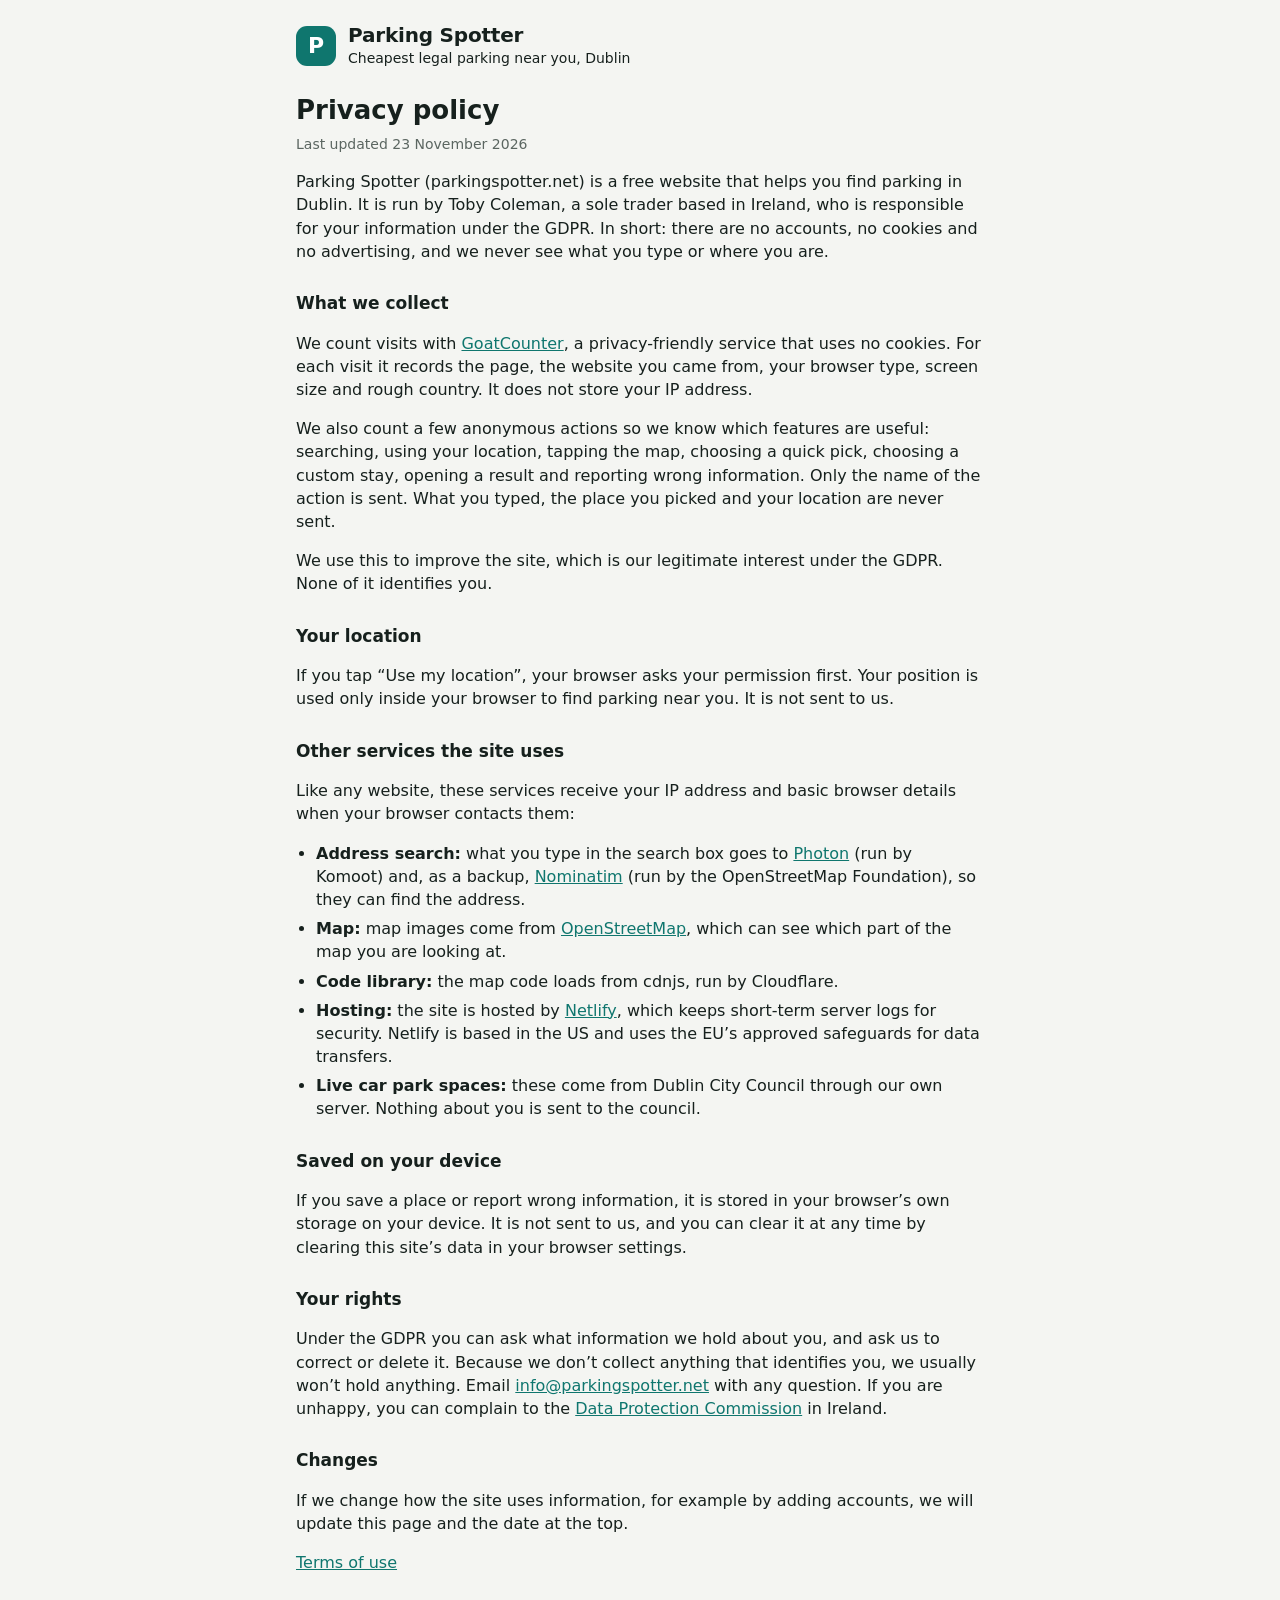
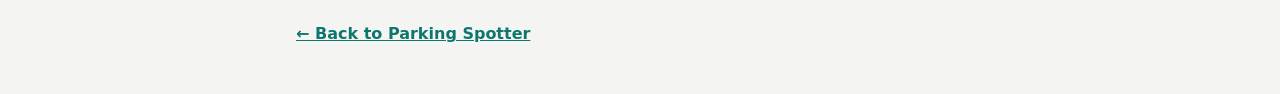
<file: privacy.html>
<!DOCTYPE html>
<html lang="en">
<head>
<meta charset="utf-8">
<meta name="viewport" content="width=device-width, initial-scale=1">
<title>Privacy policy · Parking Spotter</title>
<meta name="description" content="How Parking Spotter Dublin handles your information.">
<meta name="theme-color" content="#0f766e">
<link rel="icon" href="favicon.ico" sizes="any">
<link rel="icon" href="favicon.svg" type="image/svg+xml">
<link rel="apple-touch-icon" href="apple-touch-icon.png">
<link rel="stylesheet" href="css/styles.css">
</head>
<body>
<main class="doc">
  <header class="brand">
    <a href="index.html"><span class="logo" aria-hidden="true">P</span><div><h1>Parking Spotter</h1><p>Cheapest legal parking near you, Dublin</p></div></a>
  </header>

  <h2>Privacy policy</h2>
  <p class="updated">Last updated 23 November 2026</p>

  <p>Parking Spotter (parkingspotter.net) is a free website that helps you find parking in Dublin. It is run by Toby Coleman, a sole trader based in Ireland, who is responsible for your information under the GDPR. In short: there are no accounts, no cookies and no advertising, and we never see what you type or where you are.</p>

  <h3>What we collect</h3>
  <p>We count visits with <a href="https://www.goatcounter.com/help/privacy" rel="noopener">GoatCounter</a>, a privacy-friendly service that uses no cookies. For each visit it records the page, the website you came from, your browser type, screen size and rough country. It does not store your IP address.</p>
  <p>We also count a few anonymous actions so we know which features are useful: searching, using your location, tapping the map, choosing a quick pick, choosing a custom stay, opening a result and reporting wrong information. Only the name of the action is sent. What you typed, the place you picked and your location are never sent.</p>
  <p>We use this to improve the site, which is our legitimate interest under the GDPR. None of it identifies you.</p>

  <h3>Your location</h3>
  <p>If you tap “Use my location”, your browser asks your permission first. Your position is used only inside your browser to find parking near you. It is not sent to us.</p>

  <h3>Other services the site uses</h3>
  <p>Like any website, these services receive your IP address and basic browser details when your browser contacts them:</p>
  <ul>
    <li><strong>Address search:</strong> what you type in the search box goes to <a href="https://photon.komoot.io" rel="noopener">Photon</a> (run by Komoot) and, as a backup, <a href="https://osmfoundation.org/wiki/Privacy_Policy" rel="noopener">Nominatim</a> (run by the OpenStreetMap Foundation), so they can find the address.</li>
    <li><strong>Map:</strong> map images come from <a href="https://osmfoundation.org/wiki/Privacy_Policy" rel="noopener">OpenStreetMap</a>, which can see which part of the map you are looking at.</li>
    <li><strong>Code library:</strong> the map code loads from cdnjs, run by Cloudflare.</li>
    <li><strong>Hosting:</strong> the site is hosted by <a href="https://www.netlify.com/privacy/" rel="noopener">Netlify</a>, which keeps short-term server logs for security. Netlify is based in the US and uses the EU’s approved safeguards for data transfers.</li>
    <li><strong>Live car park spaces:</strong> these come from Dublin City Council through our own server. Nothing about you is sent to the council.</li>
  </ul>

  <h3>Saved on your device</h3>
  <p>If you save a place or report wrong information, it is stored in your browser’s own storage on your device. It is not sent to us, and you can clear it at any time by clearing this site’s data in your browser settings.</p>

  <h3>Your rights</h3>
  <p>Under the GDPR you can ask what information we hold about you, and ask us to correct or delete it. Because we don’t collect anything that identifies you, we usually won’t hold anything. Email <a href="mailto:info@parkingspotter.net">info@parkingspotter.net</a> with any question. If you are unhappy, you can complain to the <a href="https://www.dataprotection.ie" rel="noopener">Data Protection Commission</a> in Ireland.</p>

  <h3>Changes</h3>
  <p>If we change how the site uses information, for example by adding accounts, we will update this page and the date at the top.</p>

  <p><a href="terms.html">Terms of use</a></p>
  <a class="back" href="index.html">← Back to Parking Spotter</a>
</main>
<script data-goatcounter="https://parkingspotter.goatcounter.com/count" async src="https://gc.zgo.at/count.js"></script>
</body>
</html>
</file>
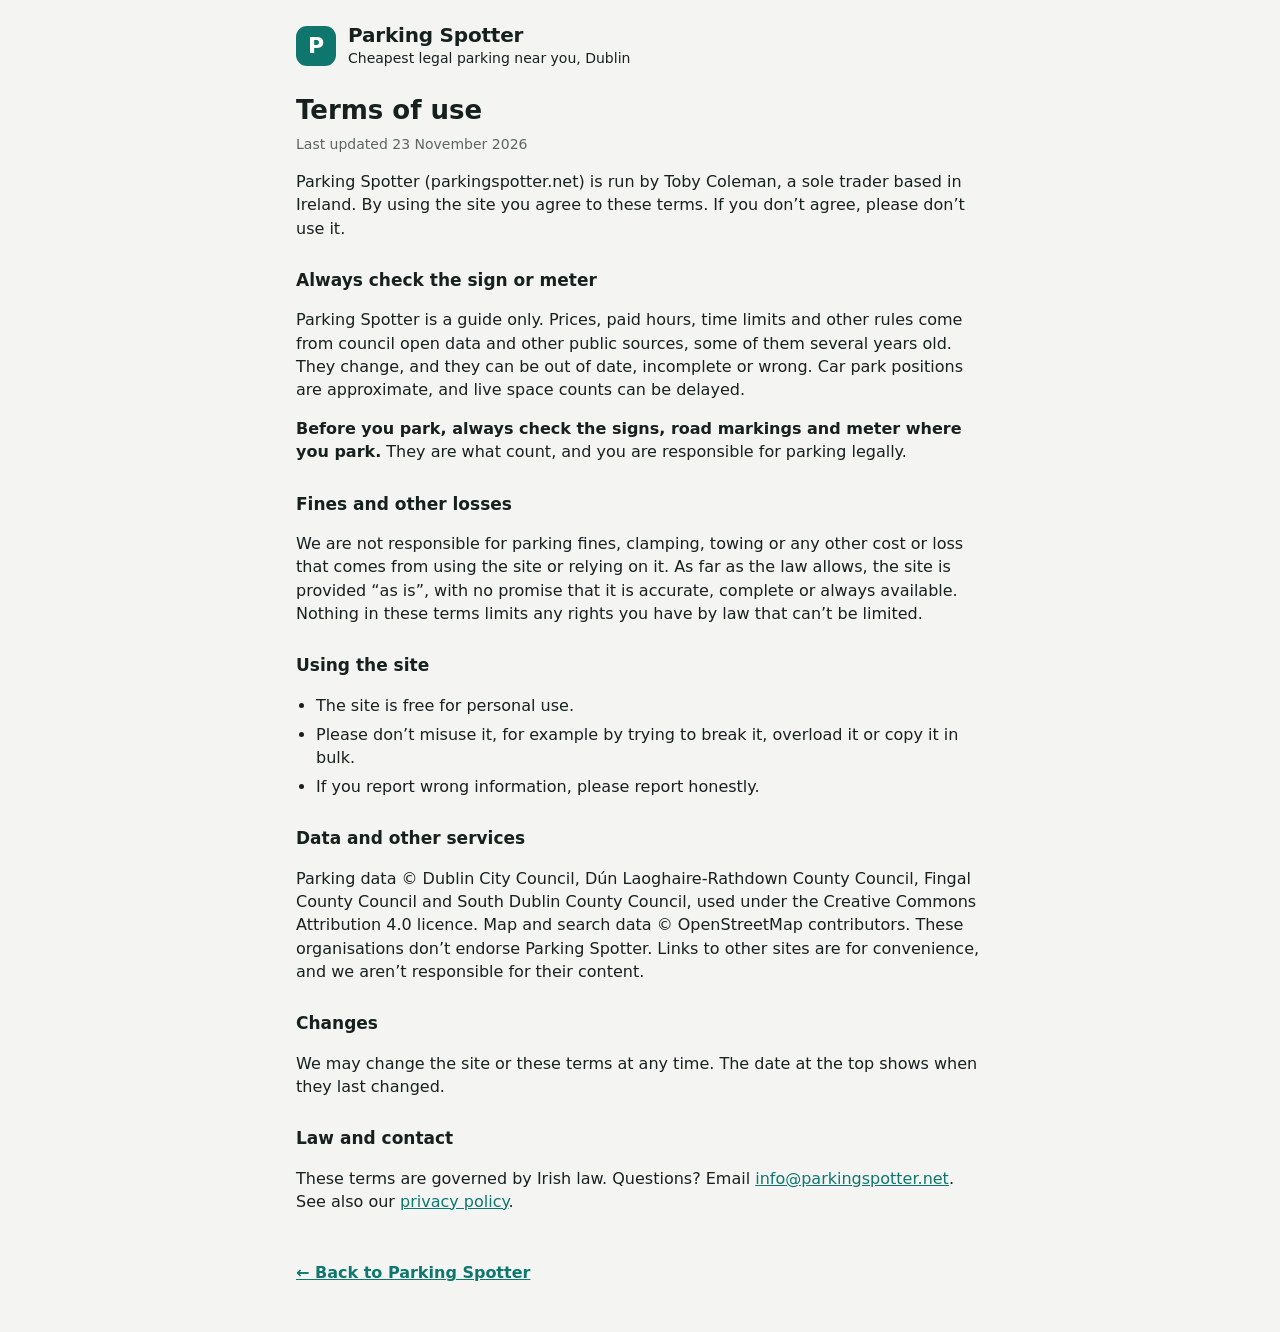
<file: terms.html>
<!DOCTYPE html>
<html lang="en">
<head>
<meta charset="utf-8">
<meta name="viewport" content="width=device-width, initial-scale=1">
<title>Terms of use · Parking Spotter</title>
<meta name="description" content="The terms for using Parking Spotter Dublin.">
<meta name="theme-color" content="#0f766e">
<link rel="icon" href="favicon.ico" sizes="any">
<link rel="icon" href="favicon.svg" type="image/svg+xml">
<link rel="apple-touch-icon" href="apple-touch-icon.png">
<link rel="stylesheet" href="css/styles.css">
</head>
<body>
<main class="doc">
  <header class="brand">
    <a href="index.html"><span class="logo" aria-hidden="true">P</span><div><h1>Parking Spotter</h1><p>Cheapest legal parking near you, Dublin</p></div></a>
  </header>

  <h2>Terms of use</h2>
  <p class="updated">Last updated 23 November 2026</p>

  <p>Parking Spotter (parkingspotter.net) is run by Toby Coleman, a sole trader based in Ireland. By using the site you agree to these terms. If you don’t agree, please don’t use it.</p>

  <h3>Always check the sign or meter</h3>
  <p>Parking Spotter is a guide only. Prices, paid hours, time limits and other rules come from council open data and other public sources, some of them several years old. They change, and they can be out of date, incomplete or wrong. Car park positions are approximate, and live space counts can be delayed.</p>
  <p><strong>Before you park, always check the signs, road markings and meter where you park.</strong> They are what count, and you are responsible for parking legally.</p>

  <h3>Fines and other losses</h3>
  <p>We are not responsible for parking fines, clamping, towing or any other cost or loss that comes from using the site or relying on it. As far as the law allows, the site is provided “as is”, with no promise that it is accurate, complete or always available. Nothing in these terms limits any rights you have by law that can’t be limited.</p>

  <h3>Using the site</h3>
  <ul>
    <li>The site is free for personal use.</li>
    <li>Please don’t misuse it, for example by trying to break it, overload it or copy it in bulk.</li>
    <li>If you report wrong information, please report honestly.</li>
  </ul>

  <h3>Data and other services</h3>
  <p>Parking data © Dublin City Council, Dún Laoghaire-Rathdown County Council, Fingal County Council and South Dublin County Council, used under the Creative Commons Attribution 4.0 licence. Map and search data © OpenStreetMap contributors. These organisations don’t endorse Parking Spotter. Links to other sites are for convenience, and we aren’t responsible for their content.</p>

  <h3>Changes</h3>
  <p>We may change the site or these terms at any time. The date at the top shows when they last changed.</p>

  <h3>Law and contact</h3>
  <p>These terms are governed by Irish law. Questions? Email <a href="mailto:info@parkingspotter.net">info@parkingspotter.net</a>. See also our <a href="privacy.html">privacy policy</a>.</p>

  <a class="back" href="index.html">← Back to Parking Spotter</a>
</main>
<script data-goatcounter="https://parkingspotter.goatcounter.com/count" async src="https://gc.zgo.at/count.js"></script>
</body>
</html>
</file>
<file: css/styles.css>
/* Parking Spotter styles. Colours are tokens at the top; dark mode swaps them. */
:root {
  --bg: #f4f5f2; --surface: #ffffff; --surface-2: #eef0ec; --ink: #16201d; --mute: #5b6661; --line: #dde1dc;
  --brand: #0f766e; --brand-ink: #ffffff; --brand-soft: #d7efec;
  --free: #15803d; --paid: #1f2937; --carpark: #1d4ed8; --warn: #b45309; --danger: #b91c1c;
  --radius: 14px; --shadow: 0 1px 2px rgba(16, 24, 20, .06), 0 4px 16px rgba(16, 24, 20, .06);
  color-scheme: light;
}
@media (prefers-color-scheme: dark) {
  :root:not([data-theme="light"]) {
    --bg: #0e1412; --surface: #161e1b; --surface-2: #1f2925; --ink: #eef3f0; --mute: #9aa8a2; --line: #2b3632;
    --brand: #2dd4bf; --brand-ink: #062b27; --brand-soft: #123a35;
    --free: #4ade80; --paid: #e5e7eb; --carpark: #93b4ff; --warn: #fbbf24; --danger: #f87171;
    --shadow: 0 1px 2px rgba(0, 0, 0, .4); color-scheme: dark;
  }
}
:root[data-theme="dark"] {
  --bg: #0e1412; --surface: #161e1b; --surface-2: #1f2925; --ink: #eef3f0; --mute: #9aa8a2; --line: #2b3632;
  --brand: #2dd4bf; --brand-ink: #062b27; --brand-soft: #123a35;
  --free: #4ade80; --paid: #e5e7eb; --carpark: #93b4ff; --warn: #fbbf24; --danger: #f87171;
  --shadow: 0 1px 2px rgba(0, 0, 0, .4); color-scheme: dark;
}

*, *::before, *::after { box-sizing: border-box; }
html, body { margin: 0; }
body { background: var(--bg); color: var(--ink); font: 16px/1.45 system-ui, -apple-system, "Segoe UI", Roboto, Helvetica, Arial, sans-serif; -webkit-font-smoothing: antialiased; }
button, input, select { font: inherit; color: inherit; }
button { cursor: pointer; }
:focus-visible { outline: 3px solid var(--brand); outline-offset: 2px; }
.sr-only { position: absolute; width: 1px; height: 1px; overflow: hidden; clip: rect(0 0 0 0); white-space: nowrap; }

/* Layout: map on top with the list below on phones; list beside the map on wide screens */
.app { display: flex; flex-direction: column-reverse; }
.panel { padding: 14px 16px calc(24px + env(safe-area-inset-bottom, 0px)); }
.map-wrap { position: sticky; top: 0; z-index: 5; height: 40vh; min-height: 240px; }
#map { position: absolute; inset: 0; z-index: 0; background: var(--surface-2); }
@media (min-width: 900px) {
  .app { flex-direction: row; height: 100vh; }
  .panel { width: 440px; flex: none; overflow-y: auto; padding: 20px 20px 32px; }
  .map-wrap { position: relative; flex: 1; height: auto; }
}

/* Header */
.brand { display: flex; align-items: center; gap: 12px; margin-bottom: 14px; }
.logo { width: 40px; height: 40px; border-radius: 11px; background: var(--brand); color: var(--brand-ink); display: grid; place-items: center; font-weight: 800; font-size: 22px; flex: none; }
.brand h1 { font-size: 20px; line-height: 1.1; margin: 0; letter-spacing: -.01em; }
.brand p { margin: 2px 0 0; color: var(--mute); font-size: 14px; }

/* Search */
.where { background: var(--surface); border: 1px solid var(--line); border-radius: var(--radius); padding: 12px; box-shadow: var(--shadow); }
.search { position: relative; display: flex; gap: 8px; }
.search-icon { position: absolute; left: 12px; top: 50%; width: 20px; height: 20px; transform: translateY(-50%); fill: var(--mute); pointer-events: none; }
.search input { flex: 1; min-width: 0; height: 46px; border: 1.5px solid var(--line); border-radius: 12px; background: var(--surface-2); padding: 0 12px 0 40px; font-size: 16px; }
.search input:focus { border-color: var(--brand); outline: none; background: var(--surface); }
.icon-btn { width: 46px; height: 46px; flex: none; border: 1.5px solid var(--line); border-radius: 12px; background: var(--surface); display: grid; place-items: center; }
.icon-btn svg { width: 22px; height: 22px; fill: var(--brand); }
.icon-btn:hover { border-color: var(--brand); }
.hits { list-style: none; margin: 6px 0 0; padding: 0; display: grid; gap: 4px; }
.hits:empty { display: none; }
.hits button { width: 100%; text-align: left; background: none; border: 0; border-radius: 10px; padding: 8px 10px; }
.hits button:hover, .hits button:focus-visible { background: var(--brand-soft); }
.hits small { display: block; color: var(--mute); font-size: 13px; }
.hits .msg { padding: 6px 10px; color: var(--mute); font-size: 14px; }
.hits .msg.error { color: var(--danger); }
.dest-line { display: flex; justify-content: space-between; align-items: baseline; gap: 8px; margin: 12px 2px 8px; font-size: 15px; }
.dest-label { min-width: 0; overflow: hidden; text-overflow: ellipsis; }
.link-btn { background: none; border: 0; color: var(--brand); font-weight: 600; font-size: 14px; padding: 4px; white-space: nowrap; }
.chips { display: flex; gap: 6px; flex-wrap: wrap; }
.chip { border: 1px solid var(--line); background: var(--surface); border-radius: 999px; padding: 6px 12px; font-size: 14px; min-height: 34px; }
.chip[aria-pressed="true"] { background: var(--brand); border-color: var(--brand); color: var(--brand-ink); }
.chip.saved::before { content: "★ "; color: var(--warn); }
.chip[aria-pressed="true"].saved::before { color: inherit; }
.hint { margin: 10px 2px 0; color: var(--mute); font-size: 13px; }

/* Controls */
.controls { margin-top: 14px; display: grid; gap: 12px; }
.control-label { display: block; font-size: 12px; font-weight: 700; color: var(--mute); margin: 0 0 6px 2px; text-transform: uppercase; letter-spacing: .05em; }
.seg { display: flex; background: var(--surface-2); border-radius: 12px; padding: 3px; gap: 2px; }
.seg button { flex: 1; border: 0; background: none; border-radius: 9px; padding: 8px 4px; font-size: 14px; font-weight: 500; min-height: 38px; white-space: nowrap; }
.seg button[aria-pressed="true"] { background: var(--surface); box-shadow: var(--shadow); font-weight: 700; color: var(--brand); }
.stay-custom { display: flex; gap: 8px; margin-top: 8px; }
.stay-custom[hidden] { display: none; }
.stay-custom label { flex: 1; display: flex; align-items: center; gap: 6px; font-size: 14px; color: var(--mute); }
.stay-custom input { flex: 1; width: 0; min-width: 0; border: 1.5px solid var(--line); border-radius: 12px; background: var(--surface); color: var(--ink); padding: 6px 10px; min-height: 44px; font-size: 16px; }
.arrive-row { display: flex; gap: 8px; flex-wrap: wrap; }
.arrive-row .seg { flex: 1 1 160px; }
#arriveAt { flex: 1 1 200px; border: 1.5px solid var(--line); border-radius: 12px; background: var(--surface); padding: 6px 10px; min-height: 44px; min-width: 0; }
.toggles { display: flex; gap: 16px; flex-wrap: wrap; }
.toggle { display: flex; align-items: center; gap: 8px; font-size: 15px; cursor: pointer; }
.toggle input { width: 20px; height: 20px; accent-color: var(--brand); margin: 0; }

/* Results */
.summary { margin: 18px 2px 8px; font-size: 14px; color: var(--mute); }
.summary strong { color: var(--ink); }
.results { list-style: none; margin: 0; padding: 0; display: grid; gap: 8px; }
.card { background: var(--surface); border: 1.5px solid var(--line); border-radius: var(--radius); box-shadow: var(--shadow); overflow: hidden; }
.card.open { border-color: var(--brand); }
.card-main { width: 100%; display: grid; grid-template-columns: auto 1fr auto; gap: 12px; align-items: center; text-align: left; background: none; border: 0; padding: 12px; }
.badge { width: 30px; height: 30px; border-radius: 50%; display: grid; place-items: center; font-weight: 700; font-size: 13px; color: #fff; background: #1f2937; }
.badge.free { background: #15803d; } .badge.carpark { background: #1d4ed8; }
.card h3 { margin: 0; font-size: 16px; line-height: 1.25; }
.card .meta { color: var(--mute); font-size: 13px; margin-top: 2px; }
.tag { display: inline-block; font-size: 11px; font-weight: 700; text-transform: uppercase; letter-spacing: .04em; padding: 1px 7px; border-radius: 6px; background: var(--brand-soft); color: var(--brand); margin-bottom: 3px; }
.live { font-weight: 600; color: var(--free); } .live.low { color: var(--warn); }
.price { text-align: right; font-weight: 800; font-size: 20px; line-height: 1.1; white-space: nowrap; }
.price small { display: block; font-size: 12px; font-weight: 500; color: var(--mute); }
.price.free { color: var(--free); }
.price.unknown { font-size: 13px; font-weight: 600; color: var(--mute); white-space: normal; max-width: 84px; }
.card-detail { padding: 0 12px 12px 54px; font-size: 14px; }
.card-detail dl { display: grid; grid-template-columns: auto 1fr; gap: 4px 14px; margin: 0 0 12px; }
.card-detail dt { color: var(--mute); } .card-detail dd { margin: 0; }
.actions { display: flex; gap: 8px; flex-wrap: wrap; align-items: center; }
.btn { border: 0; border-radius: 10px; padding: 9px 14px; font-weight: 600; font-size: 14px; background: var(--brand); color: var(--brand-ink); text-decoration: none; display: inline-block; }
.btn.ghost { background: none; border: 1.5px solid var(--line); color: var(--ink); }
.actions select { border: 1.5px solid var(--line); border-radius: 10px; padding: 8px; background: var(--surface); font-size: 14px; }
.empty { background: var(--surface); border: 1.5px dashed var(--line); border-radius: var(--radius); padding: 16px; color: var(--mute); font-size: 15px; }
.empty .btn { margin-top: 10px; }
.small-print { margin-top: 24px; font-size: 12px; color: var(--mute); }
.small-print p { margin: 0 0 8px; }
.small-print a, .disclaimer a { color: inherit; text-decoration: underline; text-underline-offset: 2px; }
.legal-links { font-size: 13px; }
.disclaimer { margin: 12px 0 0; padding: 10px 12px; border-radius: 10px; background: var(--surface-2); border-left: 4px solid var(--warn); font-size: 13px; color: var(--ink); }
.disclaimer strong { color: var(--warn); }

/* Map pins (fixed colours, so they read on the light map tiles in both themes) */
.pin { width: 100%; height: 100%; border-radius: 50%; display: grid; place-items: center; color: #fff; font: 700 12px/1 system-ui, sans-serif; border: 2.5px solid #fff; box-shadow: 0 1px 4px rgba(0, 0, 0, .45); background: #1f2937; }
.pin-free { background: #15803d; } .pin-carpark { background: #1d4ed8; }
.pin-sel { border-color: #f59e0b; border-width: 3.5px; font-size: 14px; }
.pin-dest { width: 22px; height: 22px; border-radius: 50%; background: #f59e0b; border: 4px solid #fff; box-shadow: 0 0 0 2px #b45309, 0 2px 6px rgba(0, 0, 0, .4); }
.legend { position: absolute; right: 10px; top: 10px; z-index: 500; background: rgba(255, 255, 255, .94); color: #16201d; border-radius: 10px; padding: 6px 10px; font-size: 12px; display: flex; gap: 10px; box-shadow: 0 1px 4px rgba(0, 0, 0, .2); }
.dot { display: inline-block; width: 10px; height: 10px; border-radius: 50%; margin-right: 4px; vertical-align: -1px; }
.dot-free { background: #15803d; } .dot-paid { background: #1f2937; } .dot-carpark { background: #1d4ed8; }
.map-error { padding: 16px; color: var(--mute); }
.leaflet-container { font: 13px/1.4 system-ui, sans-serif; }

#toast { position: fixed; left: 50%; bottom: calc(20px + env(safe-area-inset-bottom, 0px)); transform: translateX(-50%); background: var(--ink); color: var(--bg); padding: 10px 16px; border-radius: 10px; opacity: 0; pointer-events: none; transition: opacity .2s; z-index: 1000; }
#toast.on { opacity: 1; }
@media (prefers-reduced-motion: reduce) { #toast { transition: none; } }

/* Privacy and terms pages */
.doc { max-width: 720px; margin: 0 auto; padding: 24px 16px 48px; }
.doc .brand { margin-bottom: 8px; }
.doc .brand a { color: inherit; text-decoration: none; display: flex; align-items: center; gap: 12px; }
.doc h2 { font-size: 26px; margin: 24px 0 4px; }
.doc h3 { font-size: 17px; margin: 28px 0 6px; }
.doc p, .doc li { color: var(--ink); }
.doc ul { padding-left: 20px; }
.doc li { margin-bottom: 6px; }
.doc a { color: var(--brand); }
.doc .updated { color: var(--mute); font-size: 14px; margin: 0 0 16px; }
.doc .back { display: inline-block; margin-top: 32px; font-weight: 600; }
</file>
